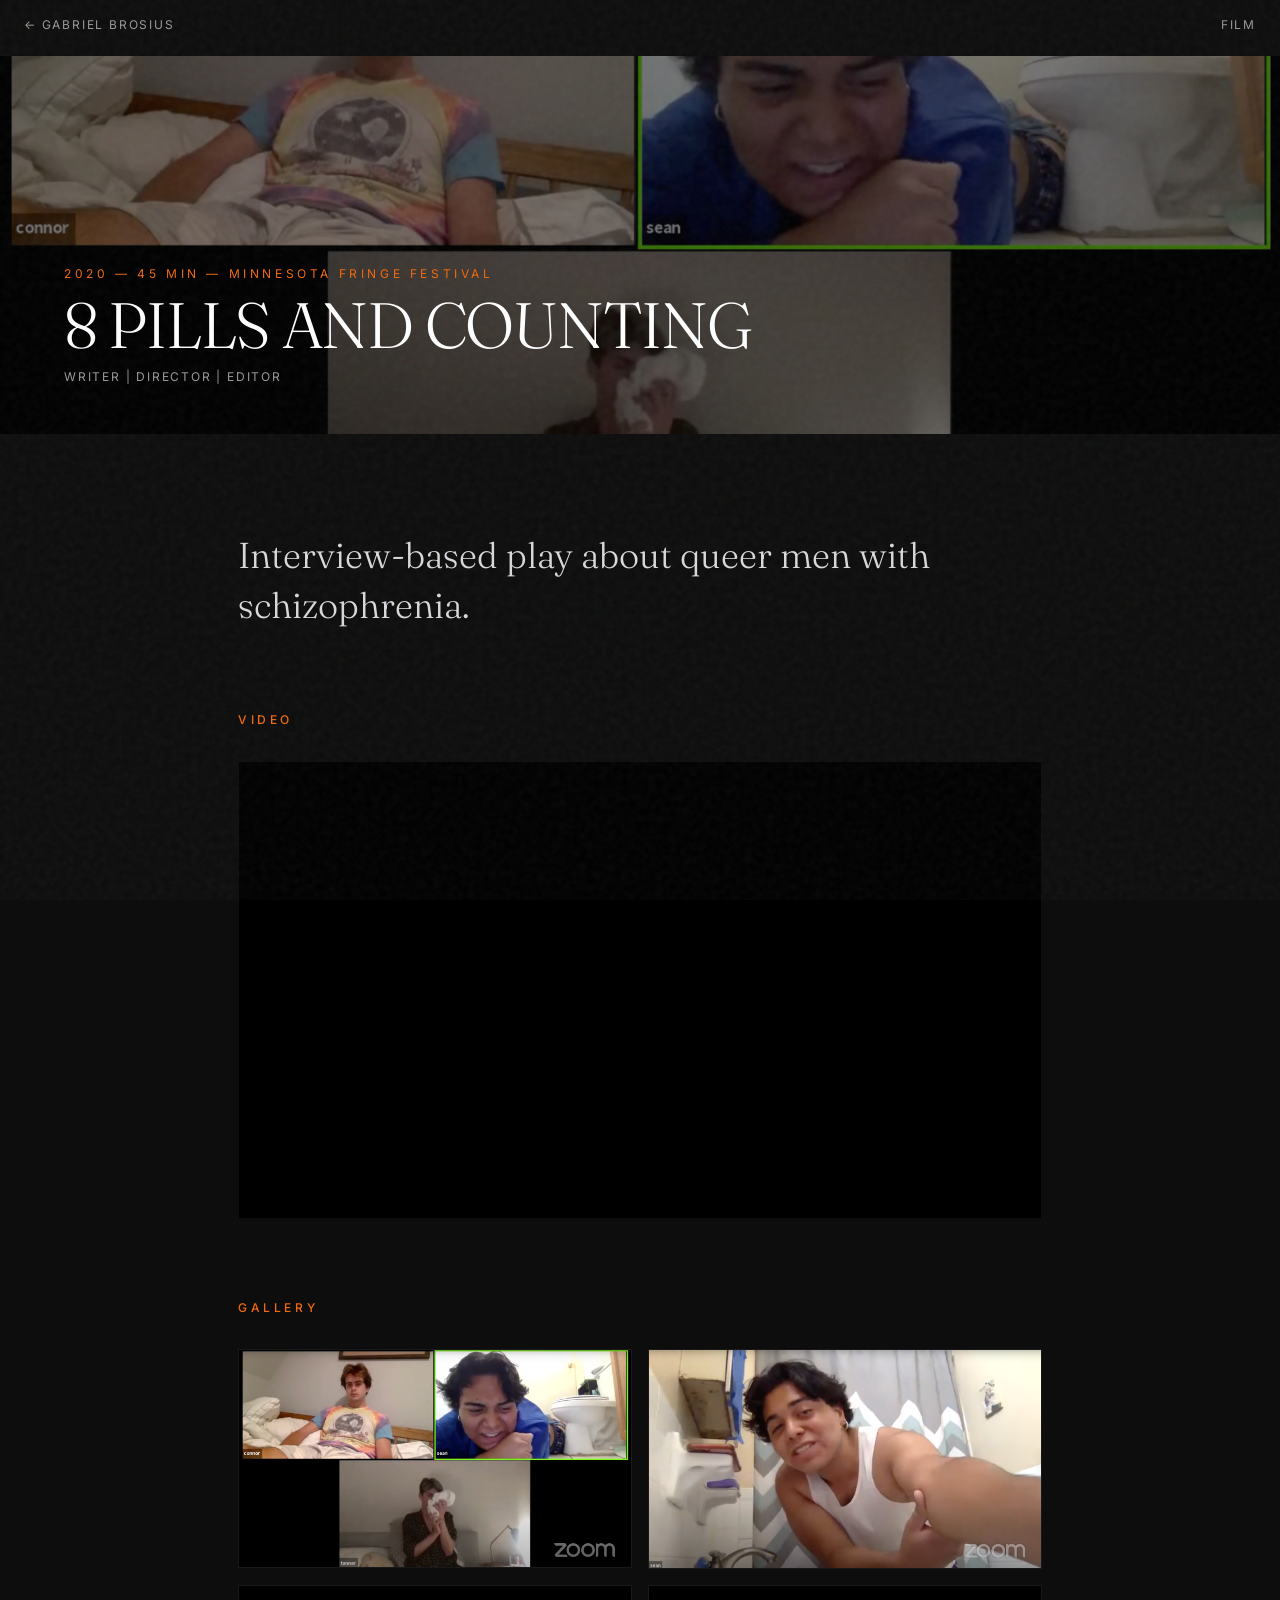
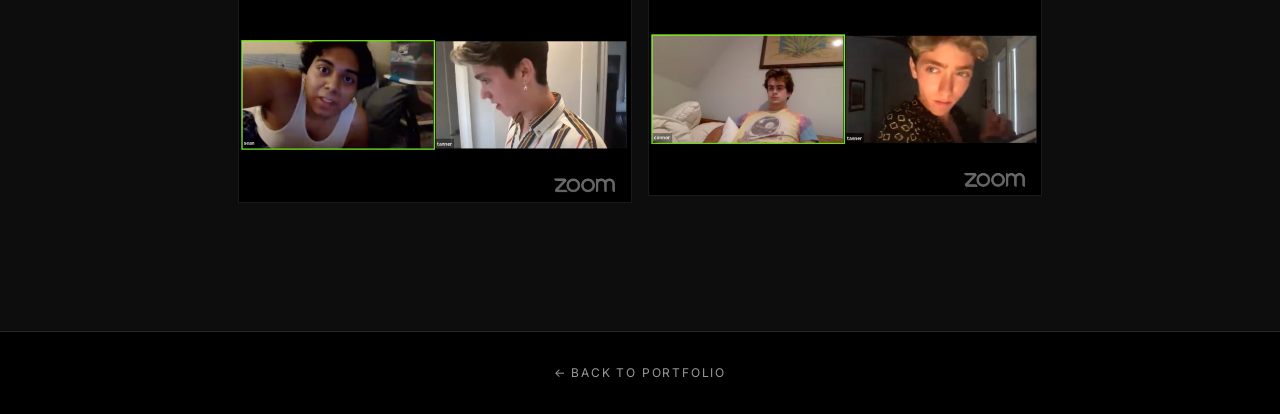
<file: project/8-pills-and-counting.html>
<!DOCTYPE html>
<html lang="en">
<head>
  <meta charset="UTF-8" />
  <meta name="viewport" content="width=device-width, initial-scale=1.0, maximum-scale=1" />
  <title>8 Pills and Counting — Gabriel Brosius</title>
  <meta name="description" content="Interview-based play about queer men with schizophrenia." />
  <meta name="robots" content="index, follow" />
  
  <link rel="icon" type="image/svg+xml" href="../favicon.svg" />
  <link rel="stylesheet" href="../css/styles.css" />
</head>
<body>
  <div class="film-grain"></div>

  <!-- Navigation Bar -->
  <nav class="fixed-nav scrolled">
    <div class="nav-container">
      <a href="../index.html" class="nav-back-link">&larr; Gabriel Brosius</a>
      <span class="nav-project-type">Film</span>
    </div>

    <!-- Sticky Project Title -->
    <div class="sticky-project-title">
      <div class="sticky-project-container">
        <h2 class="sticky-title-text">8 Pills and Counting</h2>
        <span class="sticky-subtitle-text">2020 — Writer | Director | Editor</span>
      </div>
    </div>
  </nav>

  <!-- Project Hero Banner -->
  <header class="project-hero">
    <div class="project-hero-overlay"></div>
    <img src="../images/8pills-1.png" alt="8 Pills and Counting Banner" />
    <div class="project-hero-content">
      <div class="project-hero-meta">2020 — 45 min — Minnesota Fringe Festival</div>
      <h1 class="project-hero-title">8 Pills and Counting</h1>
      <div class="project-hero-role">Writer | Director | Editor</div>
    </div>
  </header>

  <!-- Project Body -->
  <main class="project-body">
    <!-- Logline Section -->
    <section class="project-body-section reveal">
      <p class="project-large-logline">Interview-based play about queer men with schizophrenia.</p>
    </section>

    <!-- Video Section -->
    <section class="project-body-section reveal">
      <h2 class="section-label">Video</h2>
      <div class="project-video-wrapper">
        <iframe 
          src="https://www.youtube.com/embed/WOlJZSWM7D4" 
          title="8 Pills and Counting" 
          allow="accelerometer; autoplay; clipboard-write; encrypted-media; gyroscope; picture-in-picture" 
          allowfullscreen>
        </iframe>
      </div>
    </section>

    <!-- Gallery Section -->
    <section class="project-body-section reveal">
      <h2 class="section-label">Gallery</h2>
      <div class="project-gallery-grid">
        <img src="../images/8pills-1.png" alt="8 Pills and Counting still 1" class="gallery-image" />
        <img src="../images/8pills-2.png" alt="8 Pills and Counting still 2" class="gallery-image" />
        <img src="../images/8pills-3.png" alt="8 Pills and Counting still 3" class="gallery-image" />
        <img src="../images/8pills-4.png" alt="8 Pills and Counting still 4" class="gallery-image" />
      </div>
    </section>
  </main>

  <!-- Back Link Footer -->
  <footer class="back-to-portfolio-footer">
    <a href="../index.html"><span>&larr; Back to portfolio</span></a>
  </footer>

  <script src="../js/main.js"></script>
</body>
</html>
</file>
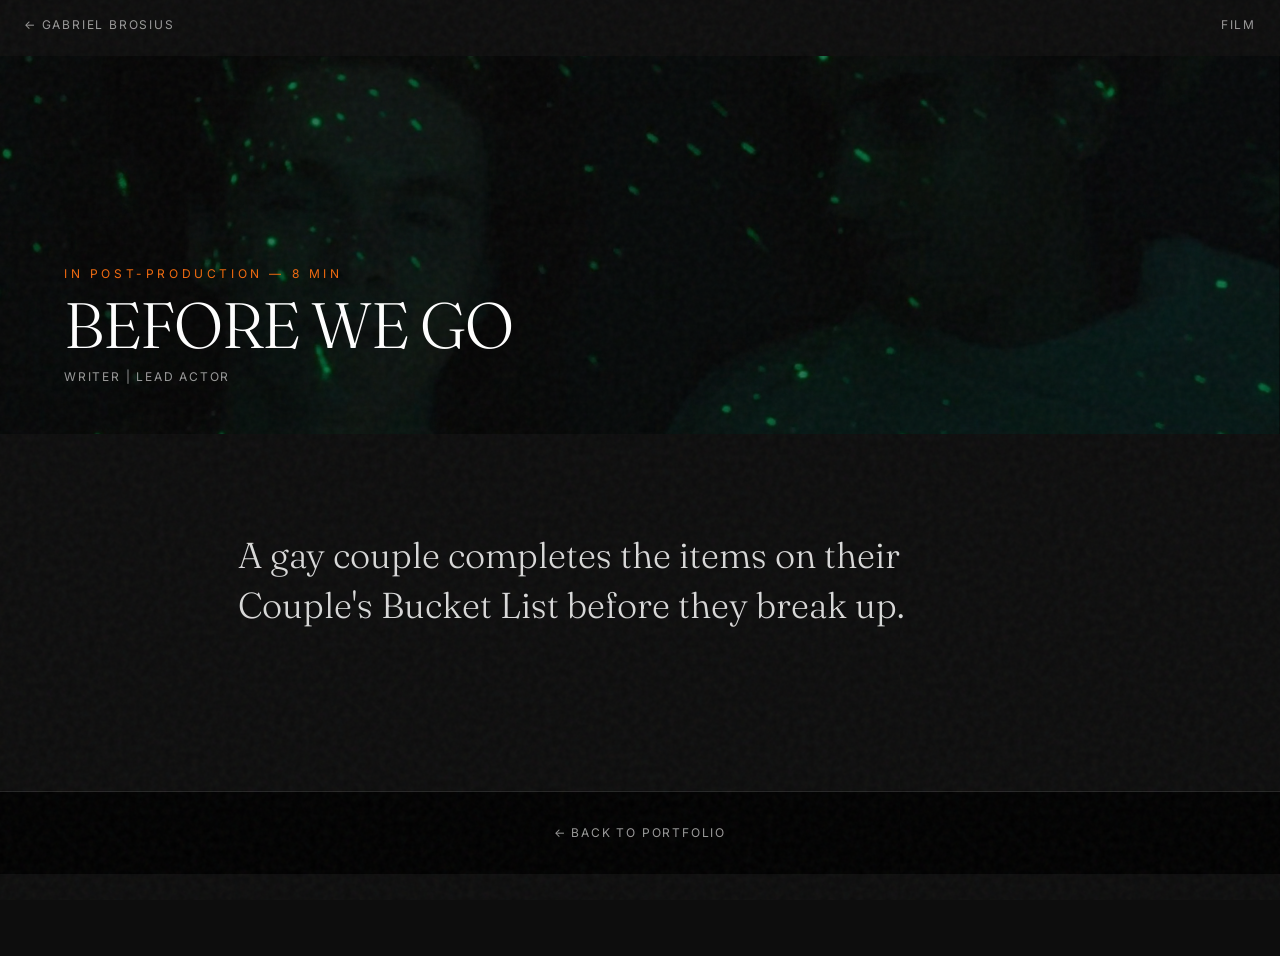
<file: project/before-we-go.html>
<!DOCTYPE html>
<html lang="en">
<head>
  <meta charset="UTF-8" />
  <meta name="viewport" content="width=device-width, initial-scale=1.0, maximum-scale=1" />
  <title>Before We Go — Gabriel Brosius</title>
  <meta name="description" content="A gay couple completes the items on their Couple's Bucket List before they break up." />
  <meta name="robots" content="index, follow" />
  
  <link rel="icon" type="image/svg+xml" href="../favicon.svg" />
  <link rel="stylesheet" href="../css/styles.css" />
</head>
<body>
  <div class="film-grain"></div>

  <!-- Navigation Bar -->
  <nav class="fixed-nav scrolled">
    <div class="nav-container">
      <a href="../index.html" class="nav-back-link">&larr; Gabriel Brosius</a>
      <span class="nav-project-type">Film</span>
    </div>

    <!-- Sticky Project Title -->
    <div class="sticky-project-title">
      <div class="sticky-project-container">
        <h2 class="sticky-title-text">Before We Go</h2>
        <span class="sticky-subtitle-text">In Post-Production — Writer | Lead Actor</span>
      </div>
    </div>
  </nav>

  <!-- Project Hero Banner -->
  <header class="project-hero">
    <div class="project-hero-overlay"></div>
    <img src="../images/before-we-go.jpg" alt="Before We Go Banner" />
    <div class="project-hero-content">
      <div class="project-hero-meta">In Post-Production — 8 min</div>
      <h1 class="project-hero-title">Before We Go</h1>
      <div class="project-hero-role">Writer | Lead Actor</div>
    </div>
  </header>

  <!-- Project Body -->
  <main class="project-body">
    <!-- Logline Section -->
    <section class="project-body-section reveal">
      <p class="project-large-logline">A gay couple completes the items on their Couple's Bucket List before they break up.</p>
    </section>
  </main>

  <!-- Back Link Footer -->
  <footer class="back-to-portfolio-footer">
    <a href="../index.html"><span>&larr; Back to portfolio</span></a>
  </footer>

  <script src="../js/main.js"></script>
</body>
</html>
</file>
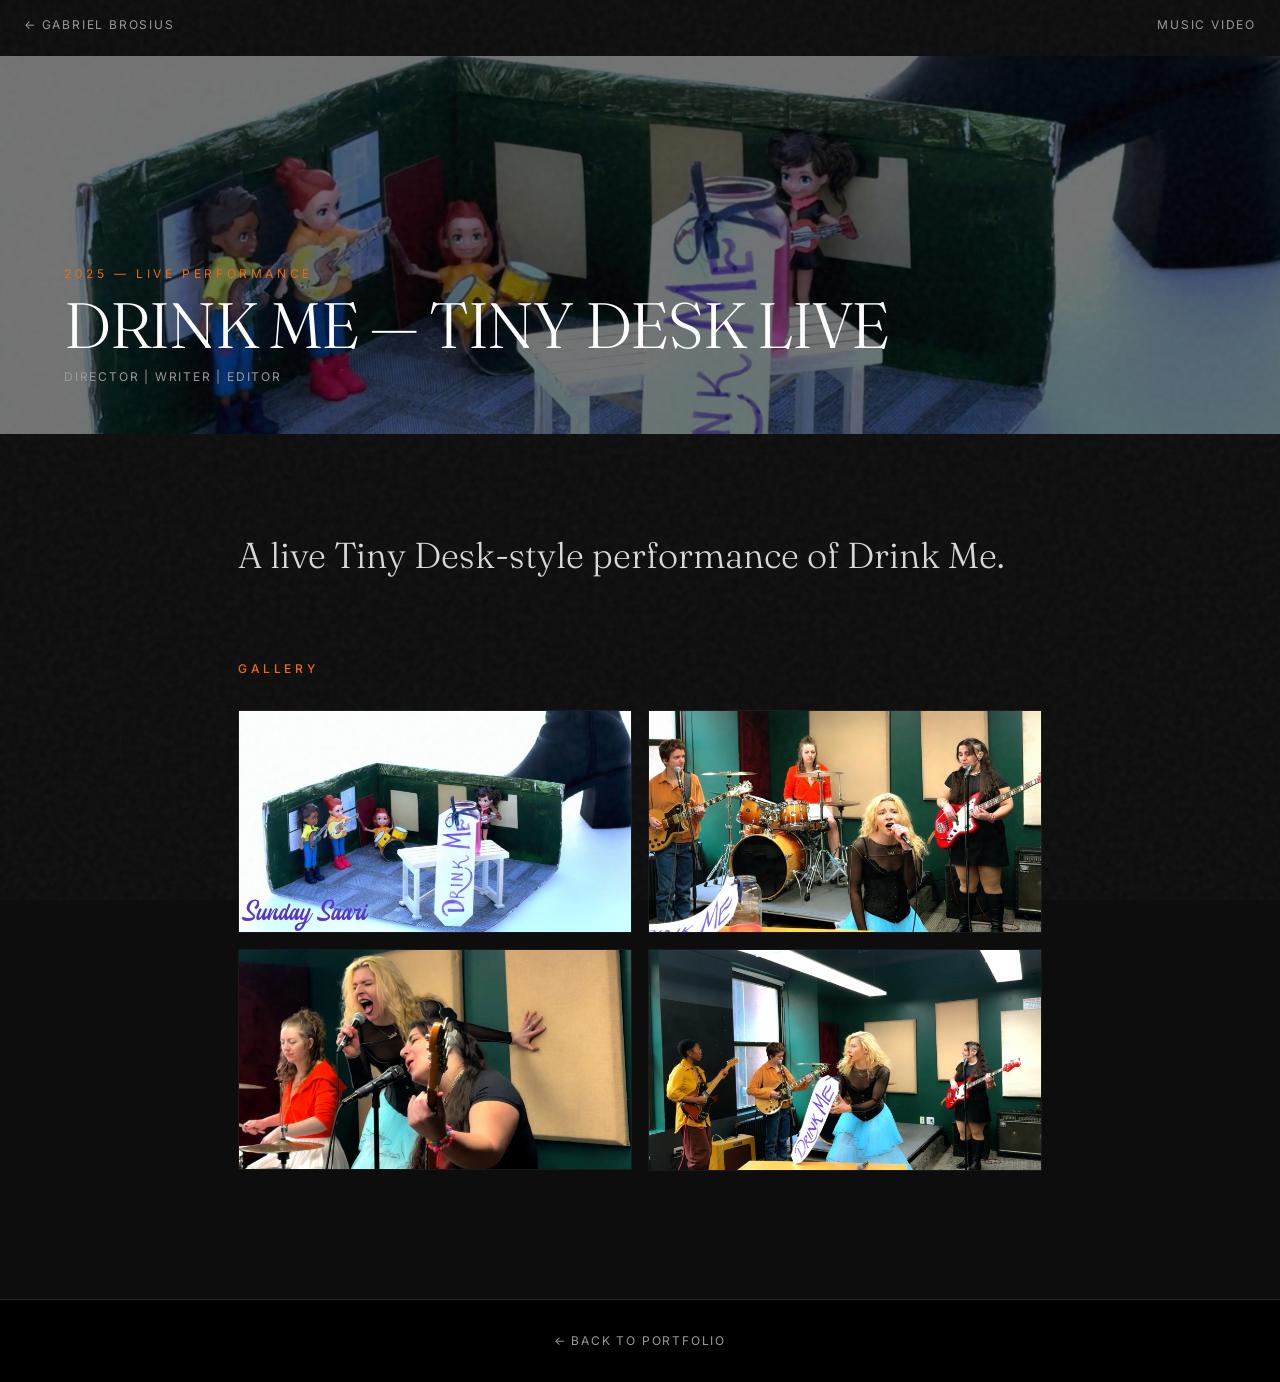
<file: project/drink-me-tiny-desk-live.html>
<!DOCTYPE html>
<html lang="en">
<head>
  <meta charset="UTF-8" />
  <meta name="viewport" content="width=device-width, initial-scale=1.0, maximum-scale=1" />
  <title>Drink Me — Tiny Desk Live — Gabriel Brosius</title>
  <meta name="description" content="A live Tiny Desk-style performance of Drink Me." />
  <meta name="robots" content="index, follow" />
  
  <link rel="icon" type="image/svg+xml" href="../favicon.svg" />
  <link rel="stylesheet" href="../css/styles.css" />
</head>
<body>
  <div class="film-grain"></div>

  <!-- Navigation Bar -->
  <nav class="fixed-nav scrolled">
    <div class="nav-container">
      <a href="../index.html" class="nav-back-link">&larr; Gabriel Brosius</a>
      <span class="nav-project-type">Music Video</span>
    </div>

    <!-- Sticky Project Title -->
    <div class="sticky-project-title">
      <div class="sticky-project-container">
        <h2 class="sticky-title-text">Drink Me — Tiny Desk Live</h2>
        <span class="sticky-subtitle-text">2025 — Director | Writer | Editor</span>
      </div>
    </div>
  </nav>

  <!-- Project Hero Banner — miniature set photo -->
  <header class="project-hero">
    <div class="project-hero-overlay"></div>
    <img src="../images/tinydeskk-hero.png" alt="Drink Me — Tiny Desk Live" />
    <div class="project-hero-content">
      <div class="project-hero-meta">2025 — Live Performance</div>
      <h1 class="project-hero-title">Drink Me — Tiny Desk Live</h1>
      <div class="project-hero-role">Director | Writer | Editor</div>
    </div>
  </header>

  <!-- Project Body -->
  <main class="project-body">
    <!-- Logline Section -->
    <section class="project-body-section reveal">
      <p class="project-large-logline">A live Tiny Desk-style performance of Drink Me.</p>
    </section>

    <!-- Gallery Section -->
    <section class="project-body-section reveal">
      <h2 class="section-label">Gallery</h2>
      <div class="project-gallery-grid">
        <img src="../images/tinydeskk-hero.png" alt="Drink Me Tiny Desk — miniature set" class="gallery-image" />
        <img src="../images/tinydesk-2.png" alt="Drink Me Tiny Desk — full band" class="gallery-image" />
        <img src="../images/tinydesk-3.png" alt="Drink Me Tiny Desk — performance" class="gallery-image" />
        <img src="../images/tinydesk-4.png" alt="Drink Me Tiny Desk — wide shot" class="gallery-image" />
      </div>
    </section>
  </main>

  <!-- Back Link Footer -->
  <footer class="back-to-portfolio-footer">
    <a href="../index.html"><span>&larr; Back to portfolio</span></a>
  </footer>

  <script src="../js/main.js"></script>
</body>
</html>
</file>
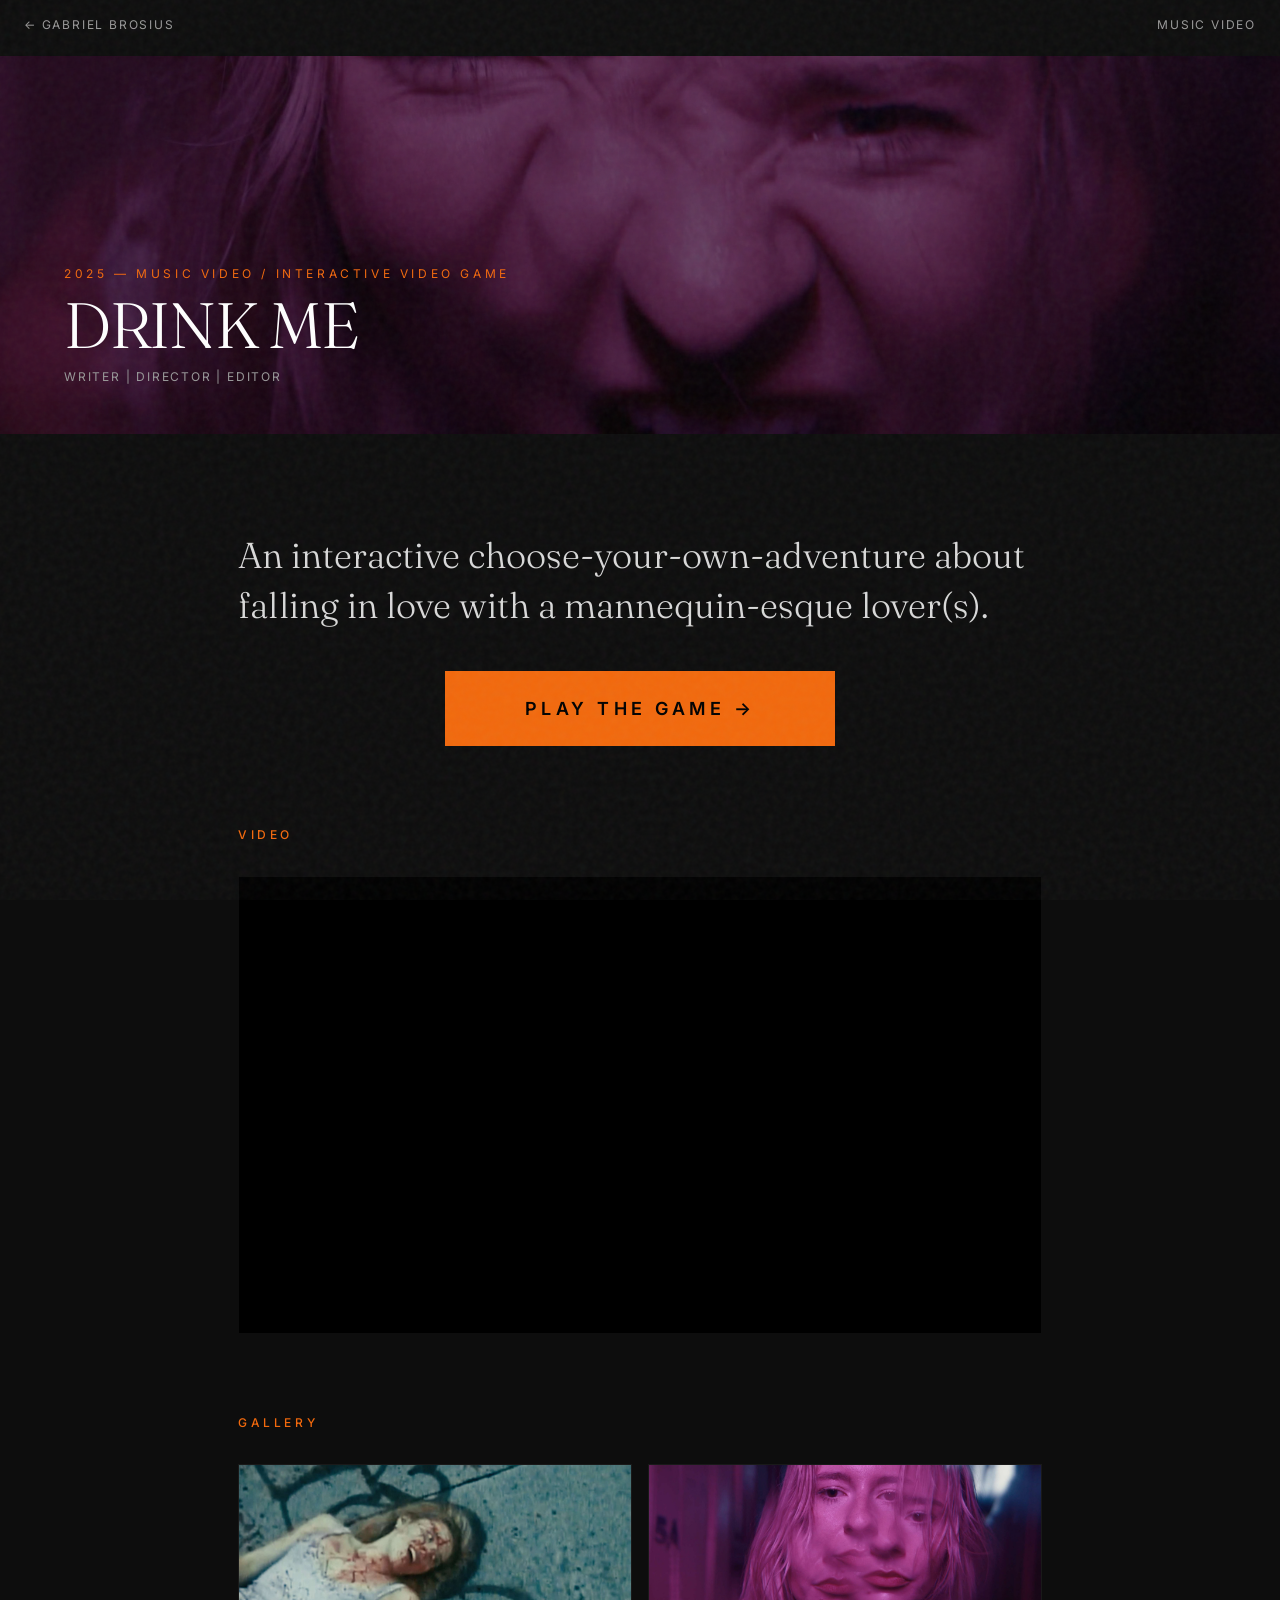
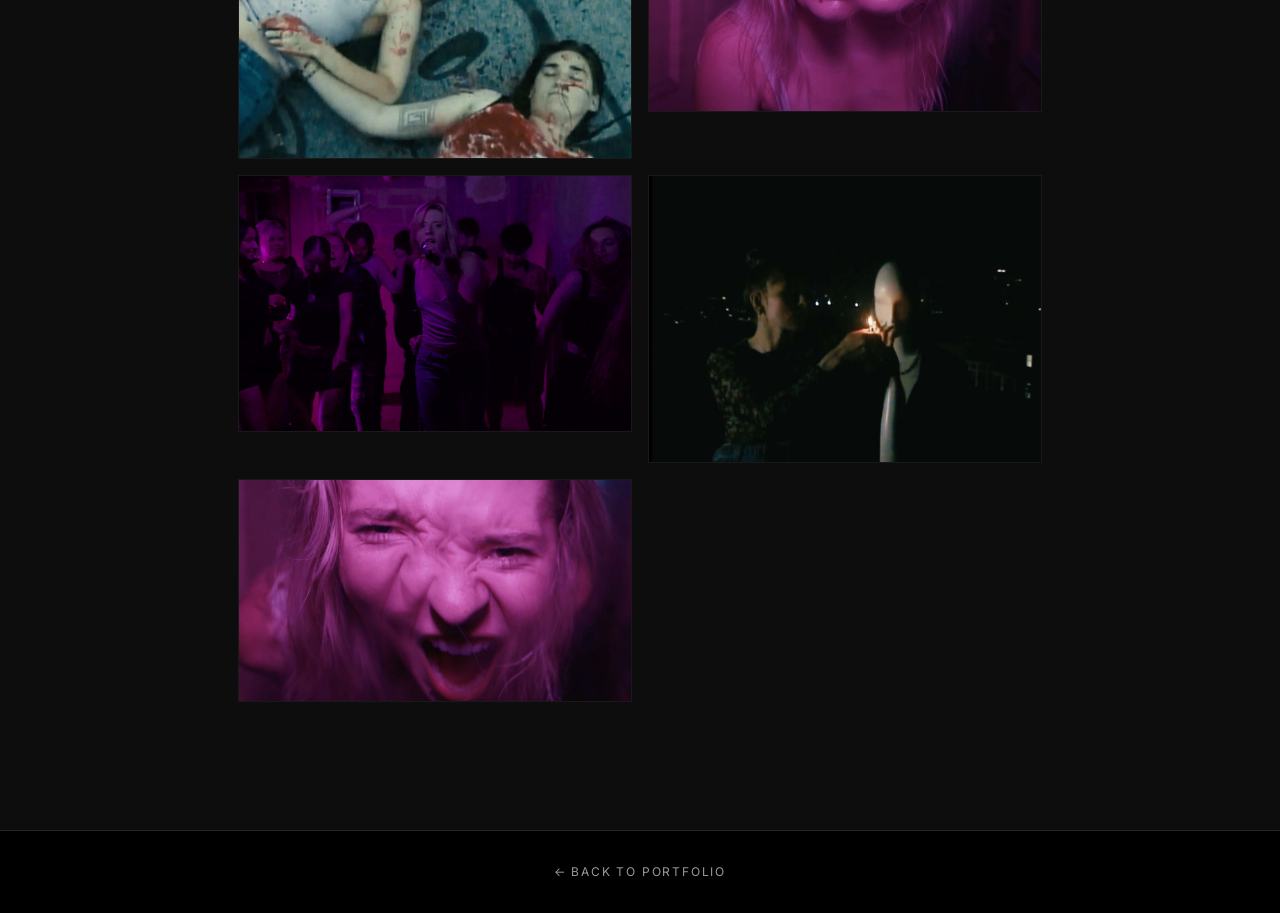
<file: project/drink-me.html>
<!DOCTYPE html>
<html lang="en">
<head>
  <meta charset="UTF-8" />
  <meta name="viewport" content="width=device-width, initial-scale=1.0, maximum-scale=1" />
  <title>Drink Me — Gabriel Brosius</title>
  <meta name="description" content="An interactive choose-your-own-adventure about falling in love with a mannequin-esque lover(s)." />
  <meta name="robots" content="index, follow" />
  
  <link rel="icon" type="image/svg+xml" href="../favicon.svg" />
  <link rel="stylesheet" href="../css/styles.css" />
</head>
<body>
  <div class="film-grain"></div>

  <!-- Navigation Bar -->
  <nav class="fixed-nav scrolled">
    <div class="nav-container">
      <a href="../index.html" class="nav-back-link">&larr; Gabriel Brosius</a>
      <span class="nav-project-type">Music Video</span>
    </div>

    <!-- Sticky Project Title -->
    <div class="sticky-project-title">
      <div class="sticky-project-container">
        <h2 class="sticky-title-text">Drink Me</h2>
        <span class="sticky-subtitle-text">2025 — Writer | Director | Editor</span>
      </div>
    </div>
  </nav>

  <!-- Project Hero Banner -->
  <header class="project-hero">
    <div class="project-hero-overlay"></div>
    <img src="../images/drink-me-pink.jpg" alt="Drink Me Banner" />
    <div class="project-hero-content">
      <div class="project-hero-meta">2025 — Music Video / Interactive Video Game</div>
      <h1 class="project-hero-title">Drink Me</h1>
      <div class="project-hero-role">Writer | Director | Editor</div>
    </div>
  </header>

  <!-- Project Body -->
  <main class="project-body">
    <!-- Logline Section -->
    <section class="project-body-section reveal">
      <p class="project-large-logline">An interactive choose-your-own-adventure about falling in love with a mannequin-esque lover(s).</p>
      <div class="play-btn-wrapper">
        <a href="https://sundaymanistosaari.itch.io/drink-me" target="_blank" rel="noopener noreferrer" class="btn-play-game">Play the Game &rarr;</a>
      </div>
    </section>

    <!-- Video Section -->
    <section class="project-body-section reveal">
      <h2 class="section-label">Video</h2>
      <div class="project-video-wrapper">
        <iframe 
          src="https://www.youtube.com/embed/MkDfEF2_liI" 
          title="Drink Me" 
          allow="accelerometer; autoplay; clipboard-write; encrypted-media; gyroscope; picture-in-picture" 
          allowfullscreen>
        </iframe>
      </div>
    </section>

    <!-- Gallery Section -->
    <section class="project-body-section reveal">
      <h2 class="section-label">Gallery</h2>
      <div class="project-gallery-grid">
        <img src="../images/drink-me-5.jpg" alt="Drink Me still 5" class="gallery-image" />
        <img src="../images/drink-me-1.jpg" alt="Drink Me still 1" class="gallery-image" />
        <img src="../images/drink-me-2.jpg" alt="Drink Me still 2" class="gallery-image" />
        <img src="../images/drink-me-3.jpg" alt="Drink Me still 3" class="gallery-image" />
        <img src="../images/drink-me-4.jpg" alt="Drink Me still 4" class="gallery-image" />
      </div>
    </section>
  </main>

  <!-- Back Link Footer -->
  <footer class="back-to-portfolio-footer">
    <a href="../index.html"><span>&larr; Back to portfolio</span></a>
  </footer>

  <script src="../js/main.js"></script>
</body>
</html>
</file>
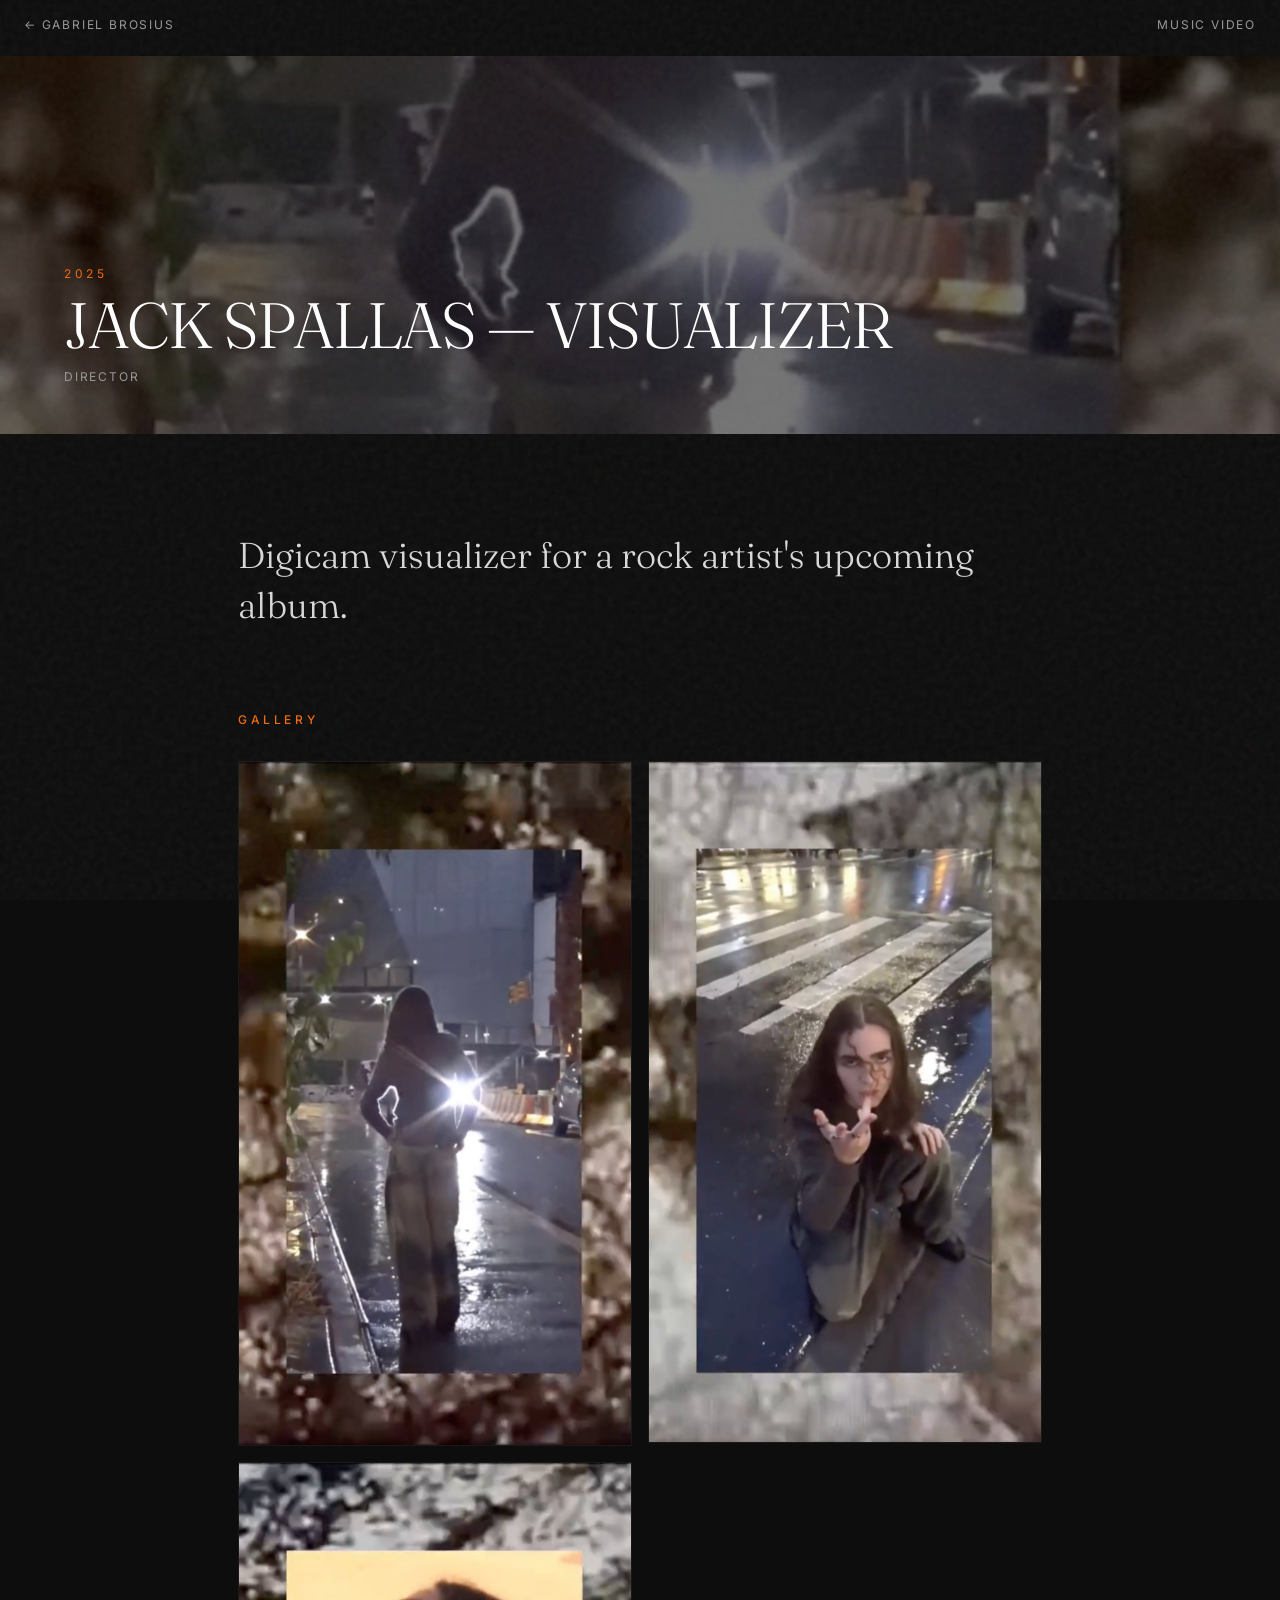
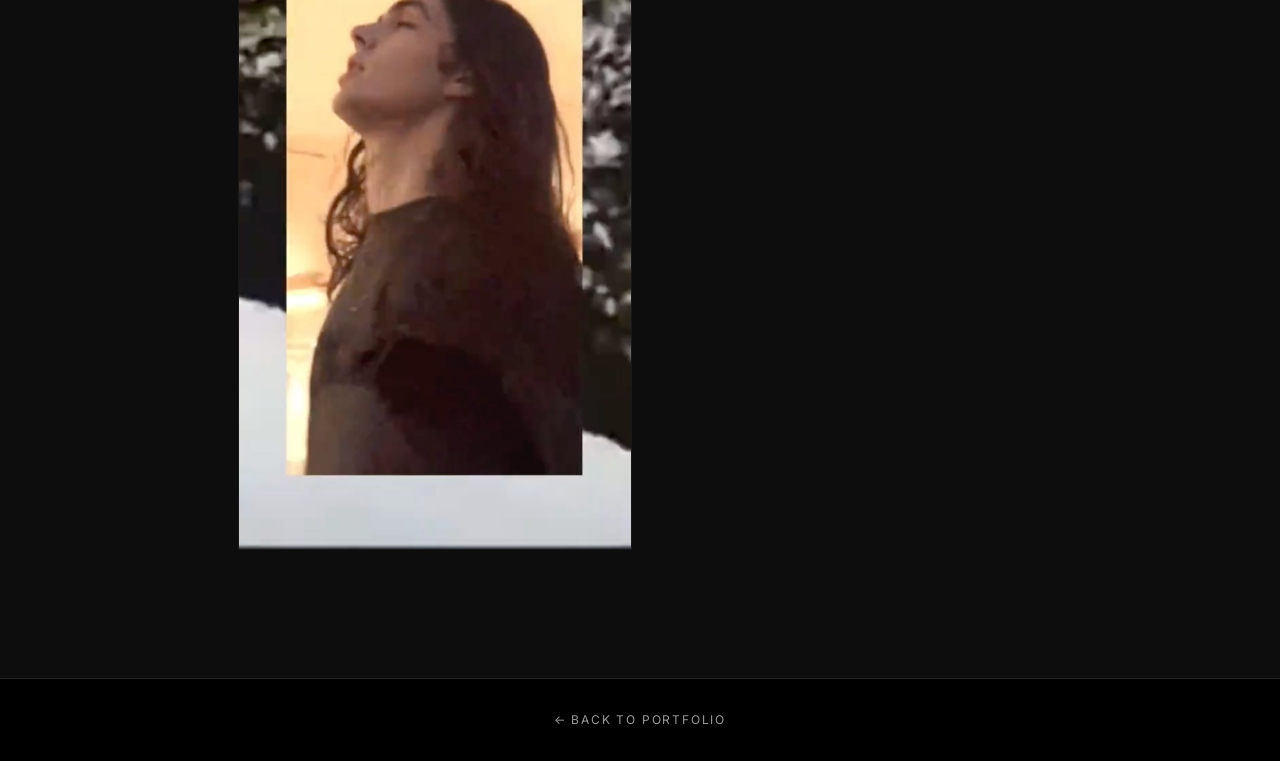
<file: project/spallas.html>
<!DOCTYPE html>
<html lang="en">
<head>
  <meta charset="UTF-8" />
  <meta name="viewport" content="width=device-width, initial-scale=1.0, maximum-scale=1" />
  <title>Jack Spallas — Visualizer — Gabriel Brosius</title>
  <meta name="description" content="Digicam visualizer for a rock artist's upcoming album." />
  <meta name="robots" content="index, follow" />
  
  <link rel="icon" type="image/svg+xml" href="../favicon.svg" />
  <link rel="stylesheet" href="../css/styles.css" />
</head>
<body>
  <div class="film-grain"></div>

  <nav class="fixed-nav scrolled">
    <div class="nav-container">
      <a href="../index.html" class="nav-back-link">&larr; Gabriel Brosius</a>
      <span class="nav-project-type">Music Video</span>
    </div>
    <div class="sticky-project-title">
      <div class="sticky-project-container">
        <h2 class="sticky-title-text">Jack Spallas — Visualizer</h2>
        <span class="sticky-subtitle-text">2025 — Director</span>
      </div>
    </div>
  </nav>

  <header class="project-hero">
    <div class="project-hero-overlay"></div>
    <img src="../images/spallas-hero.png" alt="Jack Spallas Visualizer" />
    <div class="project-hero-content">
      <div class="project-hero-meta">2025</div>
      <h1 class="project-hero-title">Jack Spallas — Visualizer</h1>
      <div class="project-hero-role">Director</div>
    </div>
  </header>

  <main class="project-body">
    <section class="project-body-section reveal">
      <p class="project-large-logline">Digicam visualizer for a rock artist's upcoming album.</p>
    </section>

    <section class="project-body-section reveal">
      <h2 class="section-label">Gallery</h2>
      <div class="project-gallery-grid">
        <img src="../images/spallas-hero.png" alt="Jack Spallas — still" class="gallery-image" />
        <img src="../images/spallas-2.png" alt="Jack Spallas — still" class="gallery-image" />
        <img src="../images/spallas-3.png" alt="Jack Spallas — still" class="gallery-image" />
      </div>
    </section>
  </main>

  <footer class="back-to-portfolio-footer">
    <a href="../index.html"><span>&larr; Back to portfolio</span></a>
  </footer>

  <script src="../js/main.js"></script>
</body>
</html>
</file>
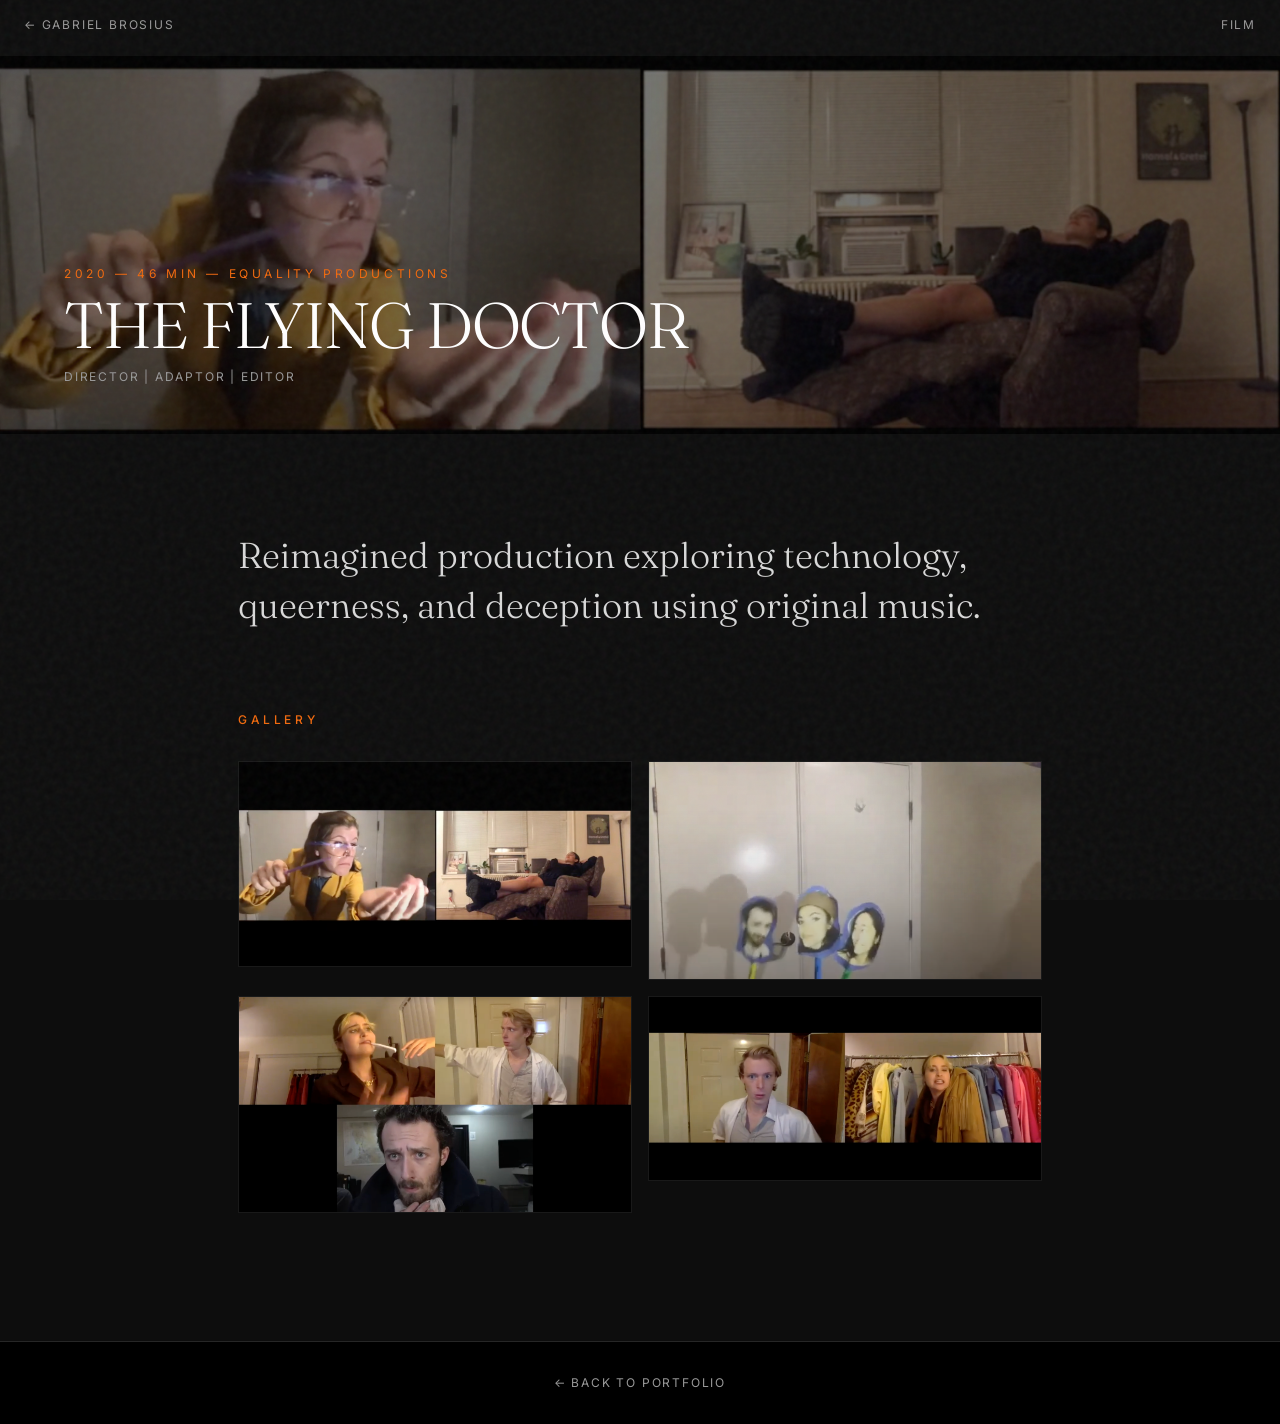
<file: project/the-flying-doctor.html>
<!DOCTYPE html>
<html lang="en">
<head>
  <meta charset="UTF-8" />
  <meta name="viewport" content="width=device-width, initial-scale=1.0, maximum-scale=1" />
  <title>The Flying Doctor — Gabriel Brosius</title>
  <meta name="description" content="Reimagined production exploring technology, queerness, and deception using original music." />
  <meta name="robots" content="index, follow" />
  
  <link rel="icon" type="image/svg+xml" href="../favicon.svg" />
  <link rel="stylesheet" href="../css/styles.css" />
</head>
<body>
  <div class="film-grain"></div>

  <!-- Navigation Bar -->
  <nav class="fixed-nav scrolled">
    <div class="nav-container">
      <a href="../index.html" class="nav-back-link">&larr; Gabriel Brosius</a>
      <span class="nav-project-type">Film</span>
    </div>

    <!-- Sticky Project Title -->
    <div class="sticky-project-title">
      <div class="sticky-project-container">
        <h2 class="sticky-title-text">The Flying Doctor</h2>
        <span class="sticky-subtitle-text">2020 — Director | Adaptor | Editor</span>
      </div>
    </div>
  </nav>

  <!-- Project Hero Banner -->
  <header class="project-hero">
    <div class="project-hero-overlay"></div>
    <img src="../images/flying-doctor-1.png" alt="The Flying Doctor Banner" />
    <div class="project-hero-content">
      <div class="project-hero-meta">2020 — 46 min — Equality Productions</div>
      <h1 class="project-hero-title">The Flying Doctor</h1>
      <div class="project-hero-role">Director | Adaptor | Editor</div>
    </div>
  </header>

  <!-- Project Body -->
  <main class="project-body">
    <!-- Logline Section -->
    <section class="project-body-section reveal">
      <p class="project-large-logline">Reimagined production exploring technology, queerness, and deception using original music.</p>
    </section>

    <!-- Gallery Section -->
    <section class="project-body-section reveal">
      <h2 class="section-label">Gallery</h2>
      <div class="project-gallery-grid">
        <img src="../images/flying-doctor-1.png" alt="The Flying Doctor still 1" class="gallery-image" />
        <img src="../images/flying-doctor-2.png" alt="The Flying Doctor still 2" class="gallery-image" />
        <img src="../images/flying-doctor-3.png" alt="The Flying Doctor still 3" class="gallery-image" />
        <img src="../images/flying-doctor-4.png" alt="The Flying Doctor still 4" class="gallery-image" />
      </div>
    </section>
  </main>

  <!-- Back Link Footer -->
  <footer class="back-to-portfolio-footer">
    <a href="../index.html"><span>&larr; Back to portfolio</span></a>
  </footer>

  <script src="../js/main.js"></script>
</body>
</html>
</file>
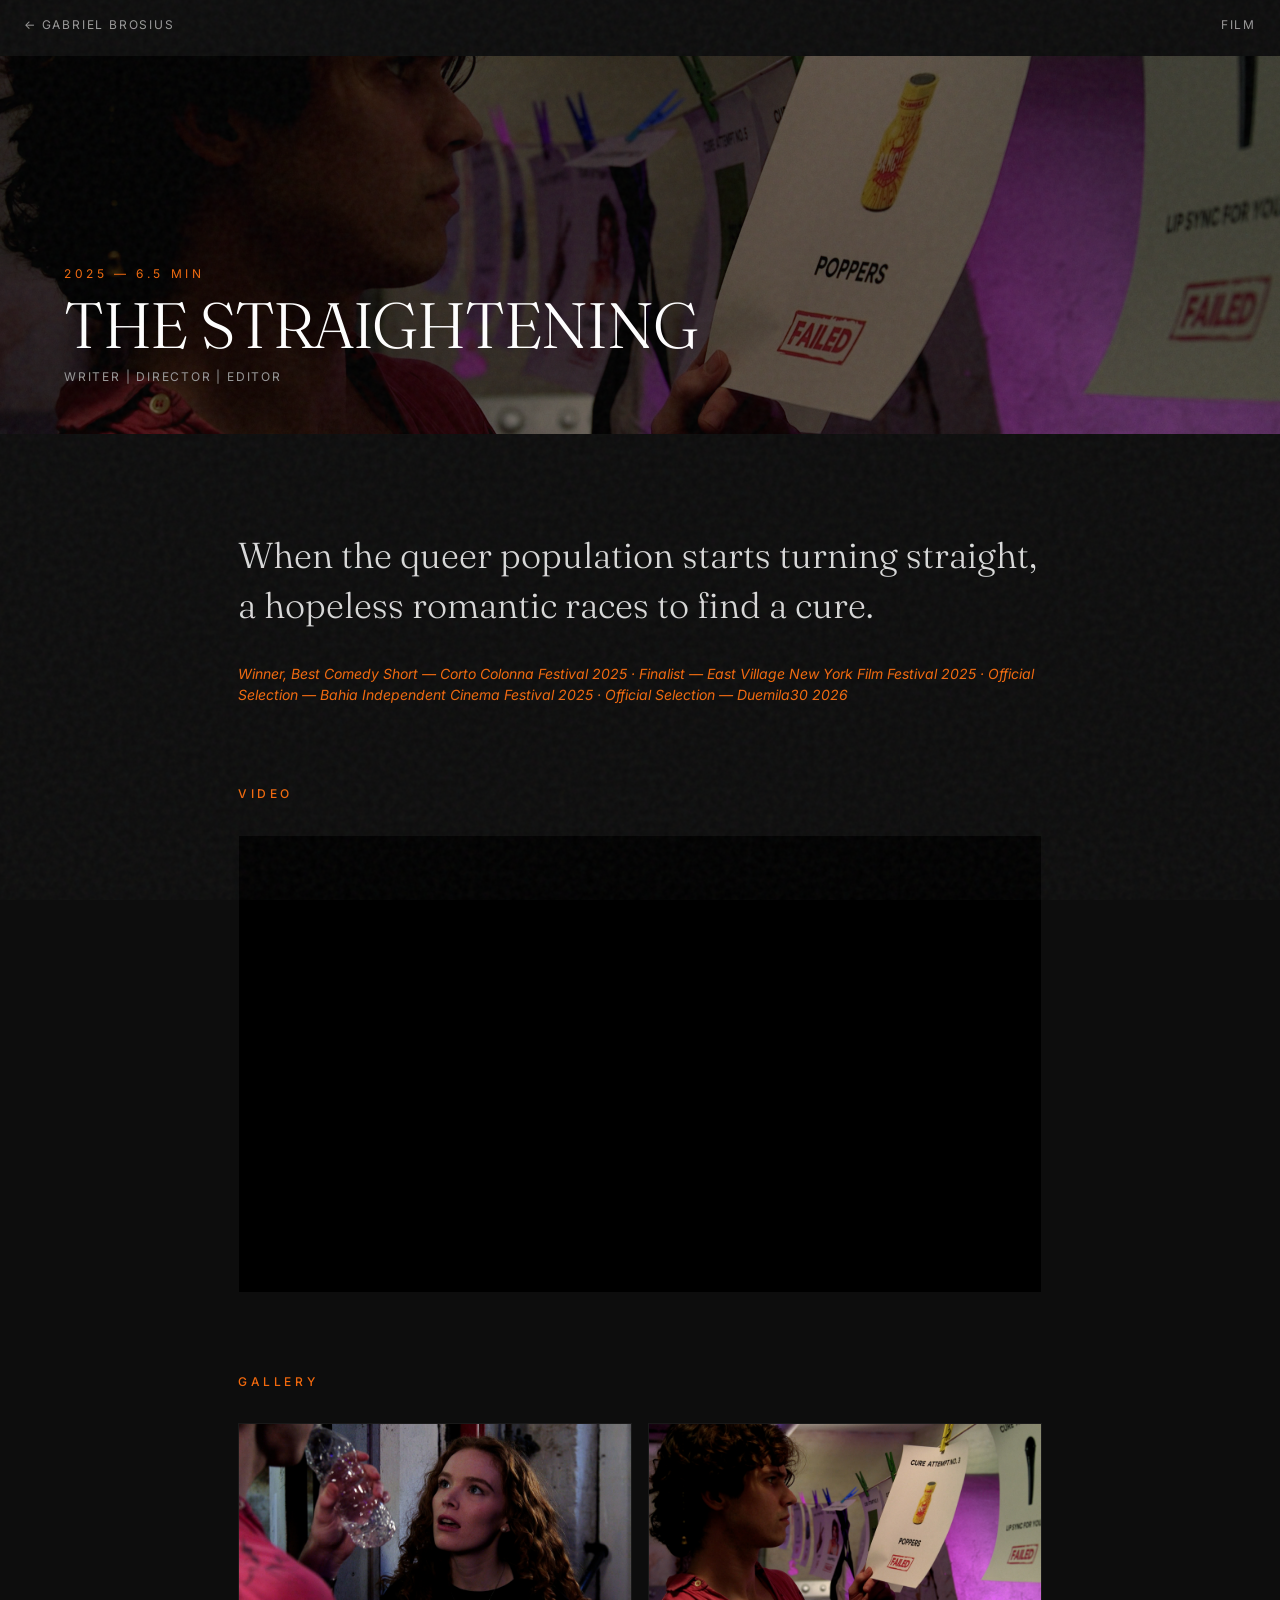
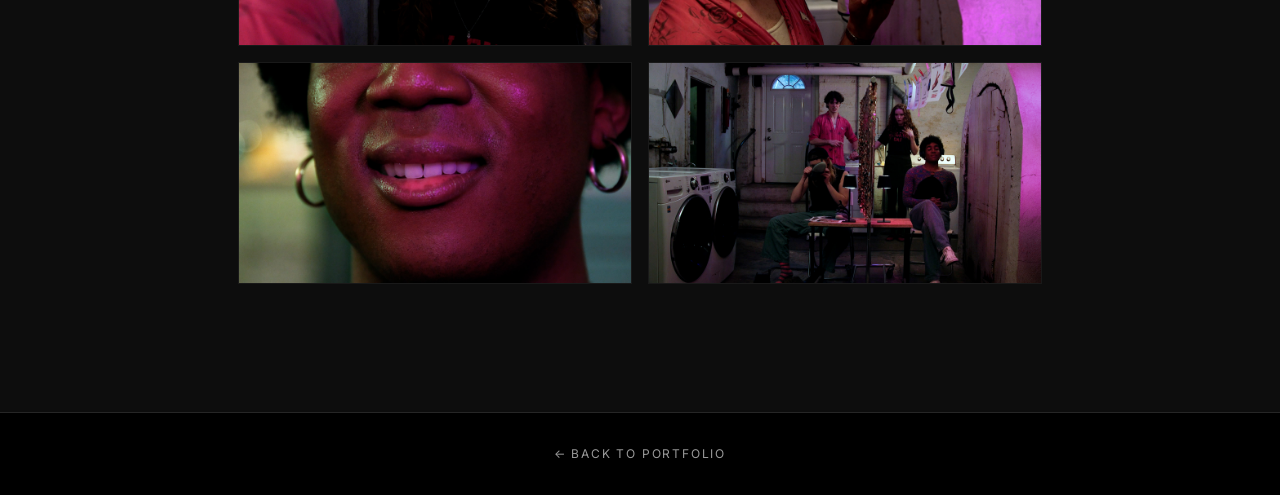
<file: project/the-straightening.html>
<!DOCTYPE html>
<html lang="en">
<head>
  <meta charset="UTF-8" />
  <meta name="viewport" content="width=device-width, initial-scale=1.0, maximum-scale=1" />
  <title>The Straightening — Gabriel Brosius</title>
  <meta name="description" content="When the queer population starts turning straight, a hopeless romantic races to find a cure." />
  <meta name="robots" content="index, follow" />
  
  <link rel="icon" type="image/svg+xml" href="../favicon.svg" />
  <link rel="stylesheet" href="../css/styles.css" />
</head>
<body>
  <div class="film-grain"></div>

  <!-- Navigation Bar -->
  <nav class="fixed-nav scrolled">
    <div class="nav-container">
      <a href="../index.html" class="nav-back-link">&larr; Gabriel Brosius</a>
      <span class="nav-project-type">Film</span>
    </div>

    <!-- Sticky Project Title (Slides in on scroll) -->
    <div class="sticky-project-title">
      <div class="sticky-project-container">
        <h2 class="sticky-title-text">The Straightening</h2>
        <span class="sticky-subtitle-text">2025 — Writer | Director | Editor</span>
      </div>
    </div>
  </nav>

  <!-- Project Hero Banner — Poster image -->
  <header class="project-hero">
    <div class="project-hero-overlay"></div>
    <img src="../images/straightening-hero.jpg" alt="The Straightening" />
    <div class="project-hero-content">
      <div class="project-hero-meta">2025 — 6.5 min</div>
      <h1 class="project-hero-title">The Straightening</h1>
      <div class="project-hero-role">Writer | Director | Editor</div>
    </div>
  </header>

  <!-- Project Body -->
  <main class="project-body">
    <!-- Logline Section -->
    <section class="project-body-section reveal">
      <p class="project-large-logline">When the queer population starts turning straight, a hopeless romantic races to find a cure.</p>
      <p class="project-large-note">Winner, Best Comedy Short — Corto Colonna Festival 2025 · Finalist — East Village New York Film Festival 2025 · Official Selection — Bahia Independent Cinema Festival 2025 · Official Selection — Duemila30 2026</p>
    </section>

    <!-- Video Embed Section -->
    <section class="project-body-section reveal">
      <h2 class="section-label">Video</h2>
      <div class="project-video-wrapper">
        <iframe 
          src="https://www.youtube.com/embed/P_PCT1A9BCI" 
          title="The Straightening" 
          allow="accelerometer; autoplay; clipboard-write; encrypted-media; gyroscope; picture-in-picture" 
          allowfullscreen>
        </iframe>
      </div>
    </section>

    <!-- Gallery Section -->
    <section class="project-body-section reveal">
      <h2 class="section-label">Gallery</h2>
      <div class="project-gallery-grid">
        <img src="../images/straightening-annoyed-ella.jpg" alt="The Straightening — still" class="gallery-image" />
        <img src="../images/straightening-failed-poppers.jpg" alt="The Straightening — still" class="gallery-image" />
        <img src="../images/straightening-kyle-close.jpg" alt="The Straightening — still" class="gallery-image" />
        <img src="../images/straightening-renaissance.jpg" alt="The Straightening — still" class="gallery-image" />
      </div>
    </section>
  </main>

  <!-- Back Link Footer -->
  <footer class="back-to-portfolio-footer">
    <a href="../index.html"><span>&larr; Back to portfolio</span></a>
  </footer>

  <script src="../js/main.js"></script>
</body>
</html>
</file>
<file: css/styles.css>
/* ==========================================================================
   GABRIEL BROSIUS PORTFOLIO - CORE STYLES
   ========================================================================== */

/* Typography & Google Fonts */
@import url('https://fonts.googleapis.com/css2?family=Fraunces:opsz,wght@9..144,300;9..144,400;9..144,700&family=Inter:wght@300;400;500;600;700&display=swap');

/* Color Variables & Theme Tokens */
:root {
  --background: hsl(0, 0%, 5%);     /* Deep cinematic dark: #0d0d0d */
  --foreground: hsl(0, 0%, 90%);    /* Soft white: #e5e5e5 */
  --border: hsl(0, 0%, 15%);        /* Dark grey borders: #262626 */
  --input: hsl(0, 0%, 15%);
  --ring: hsl(24, 90%, 50%);        /* Vibrant orange accent: #f97316 */
  
  --card: hsl(0, 0%, 7%);
  --card-foreground: hsl(0, 0%, 90%);
  --card-border: hsl(0, 0%, 15%);
  
  --primary: hsl(24, 90%, 50%);     /* Orange: #f97316 */
  --primary-hover: hsl(24, 95%, 45%);
  --primary-foreground: hsl(0, 0%, 100%);
  
  --muted: hsl(0, 0%, 15%);
  --muted-foreground: hsl(0, 0%, 60%);
  
  --font-sans: 'Inter', -apple-system, BlinkMacSystemFont, "Segoe UI", Roboto, sans-serif;
  --font-serif: 'Fraunces', Georgia, serif;
}

/* Reset & Base Styles */
* {
  box-sizing: border-box;
  margin: 0;
  padding: 0;
}

html {
  scroll-behavior: smooth;
  background-color: var(--background);
  color: var(--foreground);
  font-family: var(--font-sans);
  font-size: 16px;
  -webkit-text-size-adjust: 100%;
}

body {
  overflow-x: hidden;
  background-color: var(--background);
  color: var(--foreground);
  min-height: 100vh;
  line-height: 1.5;
  -webkit-font-smoothing: antialiased;
}

/* Custom Scrollbar */
::-webkit-scrollbar {
  width: 8px;
}
::-webkit-scrollbar-track {
  background: var(--background);
}
::-webkit-scrollbar-thumb {
  background: var(--border);
  border-radius: 4px;
}
::-webkit-scrollbar-thumb:hover {
  background: var(--muted-foreground);
}

/* Text Selection */
::selection {
  background-color: var(--primary);
  color: white;
}

/* Global Typography */
h1, h2, h3, h4, h5, h6 {
  font-family: var(--font-serif);
  font-weight: 300;
  letter-spacing: -0.02em;
}

p {
  color: var(--muted-foreground);
}

a {
  color: inherit;
  text-decoration: none;
  transition: color 0.3s ease;
}

/* Base Layout Helpers */
.relative { position: relative; }
.w-full { width: 100%; }
.h-screen { height: 100vh; }
.overflow-hidden { overflow: hidden; }

/* Film Grain Overlay */
.film-grain {
  position: fixed;
  top: 0;
  left: 0;
  width: 100vw;
  height: 100vh;
  pointer-events: none;
  z-index: 9999;
  opacity: 0.05;
  background-image: url("data:image/svg+xml,%3Csvg viewBox='0 0 200 200' xmlns='http://www.w3.org/2000/svg'%3E%3Cfilter id='noiseFilter'%3E%3CfeTurbulence type='fractalNoise' baseFrequency='0.65' numOctaves='3' stitchTiles='stitch'/%3E%3C/filter%3E%3Crect width='100%25' height='100%25' filter='url(%23noiseFilter)'/%3E%3C/svg%3E");
}

/* Navbar */
nav.fixed-nav {
  position: fixed;
  top: 0;
  left: 0;
  width: 100%;
  z-index: 1000;
  transition: all 0.5s cubic-bezier(0.16, 1, 0.3, 1);
  border-bottom: 1px solid transparent;
}

nav.fixed-nav.scrolled {
  background-color: rgba(0, 0, 0, 0.9);
  backdrop-filter: blur(8px);
  -webkit-backdrop-filter: blur(8px);
  border-bottom: 1px solid rgba(255, 255, 255, 0.05);
}

.nav-container {
  max-width: 1600px;
  margin: 0 auto;
  padding: 1rem 1.5rem;
  display: flex;
  align-items: center;
  justify-content: space-between;
}

.logo-link {
  font-family: var(--font-serif);
  font-size: 1rem;
  letter-spacing: 0.15em;
  text-transform: uppercase;
  color: white;
}

.nav-links {
  display: none;
  align-items: center;
  gap: 1.75rem;
}

@media (min-width: 1024px) {
  .nav-links {
    display: flex;
  }
}

.nav-link {
  position: relative;
  font-size: 0.75rem;
  font-weight: 400;
  font-family: var(--font-sans);
  text-transform: uppercase;
  letter-spacing: 0.15em;
  color: var(--muted-foreground);
  padding-bottom: 0.25rem;
  transition: color 0.3s ease;
}

.nav-link:hover, .nav-link.active {
  color: white;
}

.nav-link.active::after {
  content: '';
  position: absolute;
  bottom: 0;
  left: 0;
  width: 100%;
  height: 1px;
  background-color: var(--primary);
}

/* Hamburger Menu button */
.menu-toggle {
  background: none;
  border: none;
  cursor: pointer;
  display: flex;
  flex-direction: column;
  gap: 5px;
  padding: 0.5rem;
  z-index: 1001;
}

@media (min-width: 1024px) {
  .menu-toggle {
    display: none;
  }
}

.menu-toggle span {
  display: block;
  width: 24px;
  height: 1px;
  background-color: white;
  transition: all 0.3s cubic-bezier(0.16, 1, 0.3, 1);
}

.menu-toggle.open span:nth-child(1) {
  transform: translateY(6px) rotate(45deg);
}

.menu-toggle.open span:nth-child(2) {
  opacity: 0;
}

.menu-toggle.open span:nth-child(3) {
  transform: translateY(-6px) rotate(-45deg);
}

/* Mobile Dropdown Menu */
.mobile-nav {
  display: block;
  max-height: 0;
  opacity: 0;
  overflow: hidden;
  transition: max-height 0.4s cubic-bezier(0.16, 1, 0.3, 1), opacity 0.3s ease;
  border-top: 1px solid rgba(255, 255, 255, 0.05);
  background-color: rgba(0, 0, 0, 0.95);
}

.mobile-nav.open {
  max-height: 500px;
  opacity: 1;
}

.mobile-nav-container {
  display: flex;
  flex-direction: column;
  padding: 1rem 1.5rem;
}

.mobile-nav-link {
  padding: 0.75rem 0;
  font-size: 0.875rem;
  font-family: var(--font-sans);
  text-transform: uppercase;
  letter-spacing: 0.15em;
  color: var(--muted-foreground);
  border-bottom: 1px solid rgba(255, 255, 255, 0.05);
  display: flex;
  align-items: center;
}

.mobile-nav-link:last-child {
  border-bottom: none;
}

.mobile-nav-link.active {
  color: white;
}

.mobile-nav-link.active::before {
  content: '';
  display: inline-block;
  width: 6px;
  height: 6px;
  border-radius: 50%;
  background-color: var(--primary);
  margin-right: 0.5rem;
}

/* Hero Section */
.hero {
  position: relative;
  height: 100vh;
  width: 100%;
  display: flex;
  align-items: center;
  justify-content: center;
  overflow: hidden;
}

.hero-bg {
  position: absolute;
  inset: 0;
  z-index: 0;
}

.hero-overlay {
  position: absolute;
  inset: 0;
  background-color: rgba(0, 0, 0, 0.6);
  z-index: 1;
}

.hero-bg img {
  width: 100%;
  height: 100%;
  object-fit: cover;
  object-position: center 30%;
  transform: scale(1.12);
}

.hero-content {
  position: relative;
  z-index: 10;
  text-align: center;
  padding: 0 1rem;
  max-width: 1000px;
  margin-top: 5rem;
}

.hero-title {
  font-size: clamp(3.5rem, 8vw, 8rem);
  text-transform: uppercase;
  letter-spacing: -0.03em;
  line-height: 0.9;
  margin-bottom: 1.5rem;
  color: white;
}

.hero-subtitle {
  font-family: var(--font-sans);
  font-size: clamp(0.875rem, 2vw, 1.25rem);
  letter-spacing: 0.25em;
  text-transform: uppercase;
  color: hsl(0, 0%, 80%);
}

.hero-scroll {
  position: absolute;
  bottom: 2.5rem;
  left: 50%;
  transform: translateX(-50%);
  z-index: 10;
  font-size: 0.75rem;
  letter-spacing: 0.15em;
  text-transform: uppercase;
  color: var(--muted-foreground);
  opacity: 0.8;
}

/* Bio Section */
.bio-section {
  padding: 6rem 1.5rem;
  background-color: var(--background);
  position: relative;
  z-index: 20;
}

.container-narrow {
  max-width: 900px;
  margin: 0 auto;
}

.section-label {
  font-size: 0.75rem;
  font-family: var(--font-sans);
  letter-spacing: 0.3em;
  text-transform: uppercase;
  color: var(--primary);
  margin-bottom: 2rem;
  font-weight: 500;
}

.bio-text {
  font-family: var(--font-serif);
  font-size: clamp(1.375rem, 3.5vw, 3rem);
  line-height: 1.3;
  color: hsl(0, 0%, 85%);
  font-weight: 300;
}

.bio-text p {
  color: hsl(0, 0%, 85%);
  margin-bottom: 2rem;
}

.bio-location {
  color: var(--muted-foreground) !important;
}

/* Grid Layouts for Projects */
.projects-section {
  padding: 6rem 1.5rem;
  background-color: black;
  position: relative;
  z-index: 20;
}

.projects-section.alt-bg {
  background-color: var(--background);
}

.container-wide {
  max-width: 1400px;
  margin: 0 auto;
}

.project-list {
  display: flex;
  flex-direction: column;
  gap: 5rem;
}

@media (min-width: 1024px) {
  .project-list {
    gap: 7rem;
  }
}

.project-card {
  display: flex;
  flex-direction: column;
  gap: 2rem;
}

@media (min-width: 768px) {
  .project-card {
    flex-direction: row;
    align-items: center;
    gap: 4rem;
  }
  .project-card.reverse {
    flex-direction: row-reverse;
  }
}

@media (min-width: 1024px) {
  .project-card {
    gap: 6rem;
  }
}

.project-image-wrapper {
  width: 100%;
}

@media (min-width: 768px) {
  .project-image-wrapper {
    width: 60%;
  }
}

.project-image-link {
  display: block;
  width: 100%;
  overflow: hidden;
  position: relative;
  cursor: pointer;
}

.project-image {
  width: 100%;
  height: auto;
  display: block;
  object-fit: cover;
  filter: grayscale(20%);
  transition: transform 0.6s cubic-bezier(0.16, 1, 0.3, 1), filter 0.6s ease;
}

.project-image-link:hover .project-image {
  transform: scale(1.03);
  filter: grayscale(0%);
}

.project-overlay-text {
  position: absolute;
  inset: 0;
  background-color: rgba(0, 0, 0, 0);
  display: flex;
  align-items: center;
  justify-content: center;
  transition: background-color 0.5s ease;
}

.project-image-link:hover .project-overlay-text {
  background-color: rgba(0, 0, 0, 0.2);
}

.project-overlay-text span {
  font-family: var(--font-sans);
  font-size: 0.75rem;
  letter-spacing: 0.2em;
  text-transform: uppercase;
  color: white;
  opacity: 0;
  transition: opacity 0.5s ease;
}

.project-image-link:hover .project-overlay-text span {
  opacity: 1;
}

.project-details-wrapper {
  width: 100%;
}

@media (min-width: 768px) {
  .project-details-wrapper {
    width: 40%;
  }
}

.project-meta {
  font-size: 0.75rem;
  letter-spacing: 0.2em;
  color: var(--muted-foreground);
  text-transform: uppercase;
  margin-bottom: 0.5rem;
}

.project-title {
  font-size: clamp(1.75rem, 3vw, 2.5rem);
  margin-bottom: 0.75rem;
  color: white;
  transition: color 0.3s ease;
  line-height: 1.1;
}

.project-title:hover {
  color: var(--primary);
}

.project-role {
  font-size: 0.75rem;
  letter-spacing: 0.15em;
  text-transform: uppercase;
  color: var(--primary);
  margin-bottom: 1.25rem;
}

.project-logline {
  font-size: 1rem;
  color: hsl(0, 0%, 75%);
  line-height: 1.6;
  margin-bottom: 1rem;
  max-width: 450px;
}

.project-note {
  font-size: 0.75rem;
  color: hsl(0, 0%, 50%);
  font-style: italic;
  line-height: 1.5;
}

/* Television Writing Section (Grids) */
.tv-grid {
  display: grid;
  grid-template-columns: 1fr;
  background-color: hsl(0, 0%, 10%);
  gap: 1px;
}

@media (min-width: 768px) {
  .tv-grid {
    grid-template-columns: repeat(3, 1fr);
  }
}

/* Center grids with fewer than 3 cards */
.tv-grid--center {
  display: flex;
  flex-wrap: wrap;
  justify-content: center;
  background-color: black;
}

.tv-grid--center .tv-card {
  flex: 0 0 100%;
}

@media (min-width: 768px) {
  .tv-grid--center .tv-card {
    flex: 0 0 33.333%;
    border-right: 1px solid hsl(0, 0%, 10%);
  }

  .tv-grid--center .tv-card:last-child {
    border-right: none;
  }
}

.tv-card {
  background-color: black;
  padding: 2.5rem 2rem;
}

@media (min-width: 1024px) {
  .tv-card {
    padding: 3rem 2.5rem;
  }
}

.tv-meta {
  font-size: 0.75rem;
  letter-spacing: 0.2em;
  color: var(--muted-foreground);
  text-transform: uppercase;
  margin-bottom: 0.75rem;
}

.tv-title {
  font-size: 1.75rem;
  color: white;
  margin-bottom: 0.75rem;
  line-height: 1.2;
}

.tv-logline {
  font-size: 0.875rem;
  line-height: 1.6;
  color: var(--muted-foreground);
  margin-bottom: 1rem;
}

.tv-note {
  font-size: 0.75rem;
  color: var(--primary);
  font-style: italic;
  letter-spacing: 0.05em;
}

/* Theater Experience Section (List) */
.theater-list {
  display: flex;
  flex-direction: column;
}

.theater-row {
  padding: 2rem 0;
  border-bottom: 1px solid var(--border);
  display: flex;
  flex-direction: column;
  gap: 1.5rem;
}

@media (min-width: 768px) {
  .theater-row {
    flex-direction: row;
    gap: 4rem;
    align-items: flex-start;
  }
}

.theater-row:first-child {
  padding-top: 0;
}

.theater-row:last-child {
  border-bottom: none;
  padding-bottom: 0;
}

.theater-meta {
  width: 100%;
}

@media (min-width: 768px) {
  .theater-meta {
    width: 12rem;
    flex-shrink: 0;
  }
}

.theater-year {
  font-size: 0.75rem;
  letter-spacing: 0.15em;
  color: var(--muted-foreground);
  text-transform: uppercase;
  margin-bottom: 0.25rem;
}

.theater-role {
  font-size: 0.75rem;
  letter-spacing: 0.15em;
  color: var(--primary);
  text-transform: uppercase;
}

.theater-details {
  flex-grow: 1;
}

.theater-title {
  font-size: 1.75rem;
  color: white;
  margin-bottom: 0.5rem;
  line-height: 1.2;
}

.theater-venue {
  font-size: 0.75rem;
  letter-spacing: 0.15em;
  color: var(--muted-foreground);
  text-transform: uppercase;
  margin-bottom: 1rem;
}

.theater-logline {
  font-size: 1rem;
  color: hsl(0, 0%, 75%);
  line-height: 1.6;
}

/* Recognition/Awards Section */
.awards-list {
  display: flex;
  flex-direction: column;
}

.award-row {
  padding: 1.5rem 0;
  border-bottom: 1px solid var(--border);
  display: flex;
  flex-direction: column;
  gap: 0.5rem;
}

@media (min-width: 768px) {
  .award-row {
    flex-direction: row;
    align-items: baseline;
    gap: 2.5rem;
  }
}

.award-row:first-child {
  padding-top: 0;
}

.award-row:last-child {
  border-bottom: none;
  padding-bottom: 0;
}

.award-year {
  font-size: 0.75rem;
  letter-spacing: 0.15em;
  color: var(--muted-foreground);
  width: 4rem;
  flex-shrink: 0;
}

.award-content {
  flex-grow: 1;
}

.award-title {
  font-size: 1.5rem;
  color: white;
  margin-bottom: 0.25rem;
  line-height: 1.2;
}

.award-festival {
  font-size: 0.875rem;
  letter-spacing: 0.1em;
  color: var(--muted-foreground);
  text-transform: uppercase;
}

.award-separator {
  color: hsl(0, 0%, 25%);
  margin: 0 0.5rem;
}

/* Education Section */
.education-grid {
  display: grid;
  grid-template-columns: 1fr;
  gap: 2rem;
}

@media (min-width: 640px) {
  .education-grid {
    grid-template-columns: repeat(2, 1fr);
  }
}

@media (min-width: 1024px) {
  .education-grid {
    grid-template-columns: repeat(3, 1fr);
  }
}

.education-card {
  border-left: 1px solid rgba(255, 100, 0, 0.4);
  padding-left: 1.25rem;
}

.education-degree {
  font-size: 1.125rem;
  color: white;
  margin-bottom: 0.25rem;
  line-height: 1.3;
}

.education-school {
  font-size: 0.75rem;
  letter-spacing: 0.15em;
  color: var(--muted-foreground);
  text-transform: uppercase;
}

/* Administrative Experience Section */
.admin-grid {
  display: grid;
  grid-template-columns: 1fr;
  background-color: var(--border);
  gap: 1px;
}

@media (min-width: 768px) {
  .admin-grid {
    grid-template-columns: repeat(2, 1fr);
  }
}

.admin-card {
  background-color: black;
  padding: 2.5rem;
}

@media (min-width: 1024px) {
  .admin-card {
    padding: 3.5rem;
  }
}

.admin-year {
  font-size: 0.75rem;
  letter-spacing: 0.2em;
  color: var(--muted-foreground);
  text-transform: uppercase;
  margin-bottom: 0.75rem;
}

.admin-org {
  font-size: 1.75rem;
  color: white;
  margin-bottom: 0.5rem;
  line-height: 1.2;
}

.admin-role {
  font-size: 0.75rem;
  letter-spacing: 0.15em;
  color: var(--primary);
  text-transform: uppercase;
  margin-bottom: 1rem;
}

.admin-desc {
  font-size: 1rem;
  line-height: 1.6;
  color: var(--muted-foreground);
}

/* Contact Section */
.contact-section {
  padding: 6rem 1.5rem;
  background-color: var(--background);
  position: relative;
  z-index: 20;
}

.contact-container {
  max-width: 1100px;
  margin: 0 auto;
  display: flex;
  flex-direction: column;
  gap: 3rem;
}

@media (min-width: 768px) {
  .contact-container {
    flex-direction: row;
    align-items: flex-start;
    gap: 5rem;
  }
}

.contact-photo-wrapper {
  width: 100%;
  max-width: 280px;
  flex-shrink: 0;
  overflow: hidden;
}

@media (max-width: 767px) {
  .contact-photo-wrapper {
    max-width: 100%;
    aspect-ratio: 2/3;
  }
}

.contact-photo {
  width: 100%;
  height: 100%;
  object-fit: cover;
  filter: grayscale(15%);
  display: block;
}

.contact-content {
  flex-grow: 1;
}

.contact-title {
  font-size: clamp(2.5rem, 5vw, 4rem);
  text-transform: uppercase;
  color: white;
  line-height: 0.95;
  margin-bottom: 1rem;
  letter-spacing: -0.02em;
}

.contact-subtitle {
  font-size: 0.75rem;
  letter-spacing: 0.15em;
  text-transform: uppercase;
  color: var(--muted-foreground);
  margin-bottom: 2rem;
}

/* Forms */
.contact-form {
  display: flex;
  flex-direction: column;
  gap: 1rem;
  margin-bottom: 2rem;
}

.form-row {
  display: flex;
  flex-direction: column;
  gap: 1rem;
}

@media (min-width: 640px) {
  .form-row {
    flex-direction: row;
  }
}

.form-input, .form-textarea {
  width: 100%;
  background-color: transparent;
  border: 1px solid hsl(0, 0%, 20%);
  color: white;
  font-family: var(--font-sans);
  font-size: 0.875rem;
  padding: 0.75rem 1rem;
  transition: border-color 0.3s ease;
}

.form-input::placeholder, .form-textarea::placeholder {
  color: hsl(0, 0%, 25%);
}

.form-input:focus, .form-textarea:focus {
  outline: none;
  border-color: var(--primary);
}

.form-textarea {
  resize: none;
}

.form-status {
  font-size: 0.75rem;
  font-family: var(--font-sans);
  letter-spacing: 0.15em;
  text-transform: uppercase;
  margin-bottom: 1.5rem;
}

.form-status.success {
  color: var(--primary);
}

.form-status.error {
  color: hsl(0, 85%, 60%);
}

.btn-submit {
  align-self: flex-start;
  background-color: var(--primary);
  color: black;
  border: none;
  font-size: 0.75rem;
  font-family: var(--font-sans);
  text-transform: uppercase;
  letter-spacing: 0.3em;
  padding: 0.75rem 2rem;
  cursor: pointer;
  transition: background-color 0.3s ease, color 0.3s ease;
}

.btn-submit:hover {
  background-color: white;
  color: black;
}

.btn-submit:disabled {
  opacity: 0.5;
  cursor: not-allowed;
}

.social-links {
  display: flex;
  gap: 2rem;
  font-size: 0.875rem;
  letter-spacing: 0.2em;
  text-transform: uppercase;
}

.social-link {
  color: var(--muted-foreground);
  transition: color 0.3s ease;
}

.social-link:hover {
  color: var(--primary);
}

/* Footer */
footer.footer {
  padding: 2rem 0;
  text-align: center;
  font-size: 0.75rem;
  letter-spacing: 0.15em;
  text-transform: uppercase;
  color: hsl(0, 0%, 25%);
  border-top: 1px solid var(--border);
  background-color: black;
  position: relative;
  z-index: 20;
}

/* Project Details Page Styles */
.nav-project-type {
  font-size: 0.75rem;
  letter-spacing: 0.15em;
  text-transform: uppercase;
  color: var(--muted-foreground);
}

.nav-back-link {
  font-size: 0.75rem;
  letter-spacing: 0.15em;
  text-transform: uppercase;
  color: var(--muted-foreground);
  cursor: pointer;
}

.nav-back-link:hover {
  color: white;
}

.sticky-project-title {
  display: none;
  opacity: 0;
  max-height: 0;
  overflow: hidden;
  border-top: 1px solid rgba(255, 255, 255, 0.05);
  transition: max-height 0.3s cubic-bezier(0.16, 1, 0.3, 1), opacity 0.3s ease;
}

.sticky-project-title.visible {
  display: block;
  max-height: 60px;
  opacity: 1;
}

.sticky-project-container {
  padding: 0.75rem 1.5rem;
  display: flex;
  align-items: baseline;
  gap: 1rem;
}

.sticky-title-text {
  font-family: var(--font-serif);
  font-size: 1.125rem;
  color: white;
  text-transform: uppercase;
  line-height: 1;
}

.sticky-subtitle-text {
  font-size: 0.75rem;
  color: var(--muted-foreground);
  text-transform: uppercase;
  letter-spacing: 0.15em;
  display: none;
}

@media (min-width: 640px) {
  .sticky-subtitle-text {
    display: block;
  }
}

.project-hero {
  position: relative;
  height: 42vh;
  width: 100%;
  overflow: hidden;
  margin-top: 3.5rem; /* Heights of nav bar */
}

.project-hero img {
  width: 100%;
  height: 100%;
  object-fit: cover;
  object-position: center;
}

.project-hero-overlay {
  position: absolute;
  inset: 0;
  background-color: rgba(0, 0, 0, 0.55);
  z-index: 1;
}

.project-hero-content {
  position: absolute;
  bottom: 0;
  left: 0;
  width: 100%;
  z-index: 10;
  padding: 2rem 1.5rem;
}

@media (min-width: 768px) {
  .project-hero-content {
    padding: 3rem 4rem;
  }
}

.project-hero-meta {
  font-size: 0.75rem;
  letter-spacing: 0.3em;
  text-transform: uppercase;
  color: var(--primary);
  margin-bottom: 0.75rem;
}

.project-hero-title {
  font-size: clamp(2.25rem, 5vw, 4.5rem);
  text-transform: uppercase;
  color: white;
  line-height: 0.95;
  margin-bottom: 0.75rem;
  letter-spacing: -0.02em;
}

.project-hero-role {
  font-size: 0.75rem;
  letter-spacing: 0.15em;
  text-transform: uppercase;
  color: var(--muted-foreground);
}

.project-body {
  max-width: 900px;
  margin: 0 auto;
  padding: 4rem 1.5rem 6rem 1.5rem;
}

@media (min-width: 768px) {
  .project-body {
    padding: 6rem 3rem 8rem 3rem;
  }
}

.project-body-section {
  margin-bottom: 5rem;
}

.project-body-section:last-child {
  margin-bottom: 0;
}

.project-large-logline {
  font-family: var(--font-serif);
  font-size: clamp(1.375rem, 3vw, 2.25rem);
  line-height: 1.4;
  color: hsl(0, 0%, 85%);
  font-weight: 300;
  margin-bottom: 2rem;
}

.project-large-note {
  font-size: 0.875rem;
  color: var(--primary);
  font-style: italic;
  line-height: 1.5;
  margin-bottom: 2rem;
}

.btn-external {
  display: inline-block;
  font-size: 0.75rem;
  font-family: var(--font-sans);
  text-transform: uppercase;
  letter-spacing: 0.15em;
  border: 1px solid var(--primary);
  color: var(--primary);
  padding: 0.75rem 1.5rem;
  transition: all 0.3s ease;
}

.btn-external:hover {
  background-color: var(--primary);
  color: black;
}

.project-video-wrapper {
  aspect-ratio: 16/9;
  width: 100%;
  background-color: black;
  border: 1px solid rgba(255, 255, 255, 0.05);
}

.project-video-wrapper iframe {
  width: 100%;
  height: 100%;
  border: none;
}

.project-gallery-grid {
  display: grid;
  grid-template-columns: 1fr;
  gap: 1rem;
}

@media (min-width: 768px) {
  .project-gallery-grid {
    grid-template-columns: repeat(2, 1fr);
  }
}

.gallery-image {
  width: 100%;
  height: auto;
  display: block;
  object-fit: cover;
  border: 1px solid rgba(255, 255, 255, 0.05);
  transition: opacity 0.7s ease, transform 0.6s ease;
}

.gallery-image.lazy {
  opacity: 0;
}

.gallery-image.loaded {
  opacity: 1;
}

.back-to-portfolio-footer {
  padding: 2rem 0;
  text-align: center;
  font-size: 0.75rem;
  letter-spacing: 0.15em;
  text-transform: uppercase;
  color: var(--muted-foreground);
  border-top: 1px solid var(--border);
  background-color: black;
}

.back-to-portfolio-footer span:hover {
  color: var(--primary);
}

/* Animations / Reveal on Scroll */
.reveal {
  opacity: 0;
  transform: translateY(30px);
  transition: opacity 1s ease, transform 1s cubic-bezier(0.16, 1, 0.3, 1);
}

.reveal.revealed {
  opacity: 1;
  transform: translateY(0);
}

.reveal-left {
  opacity: 0;
  transform: translateX(-30px);
  transition: opacity 1s ease, transform 1s cubic-bezier(0.16, 1, 0.3, 1);
}

.reveal-left.revealed {
  opacity: 1;
  transform: translateX(0);
}

.reveal-right {
  opacity: 0;
  transform: translateX(30px);
  transition: opacity 1s ease, transform 1s cubic-bezier(0.16, 1, 0.3, 1);
}

.reveal-right.revealed {
  opacity: 1;
  transform: translateX(0);
}

/* ==========================================================================
   ADDITIONS
   ========================================================================== */

/* Hero image credit label */
.hero-image-credit {
  position: absolute;
  bottom: 2.5rem;
  right: 1.5rem;
  z-index: 10;
  font-size: 0.65rem;
  letter-spacing: 0.15em;
  text-transform: uppercase;
  color: rgba(255, 255, 255, 0.4);
}

.hero-image-credit a {
  color: rgba(255, 255, 255, 0.4);
  transition: color 0.3s ease;
}

.hero-image-credit a:hover {
  color: rgba(255, 255, 255, 0.75);
}

/* Fix mobile "Scroll" centering */
.hero-scroll {
  left: 50%;
  transform: translateX(-50%);
}

/* Featured Work section */
.featured-section {
  padding: 5rem 1.5rem 6rem;
  background-color: var(--background);
  position: relative;
  z-index: 20;
  border-top: 1px solid var(--border);
}

.featured-grid {
  display: grid;
  grid-template-columns: 1fr;
  gap: 2.5rem;
}

@media (min-width: 640px) {
  .featured-grid {
    grid-template-columns: repeat(2, 1fr);
    gap: 3rem;
  }
}

.featured-card {
  display: block;
  cursor: pointer;
}

.featured-image-wrapper {
  position: relative;
  overflow: hidden;
  margin-bottom: 1.25rem;
  aspect-ratio: 16/10;
}

.featured-image {
  width: 100%;
  height: 100%;
  object-fit: cover;
  filter: grayscale(20%);
  transition: transform 0.6s cubic-bezier(0.16, 1, 0.3, 1), filter 0.6s ease;
}

.featured-card:hover .featured-image {
  transform: scale(1.04);
  filter: grayscale(0%);
}

.featured-overlay {
  position: absolute;
  inset: 0;
  background-color: rgba(0,0,0,0);
  display: flex;
  align-items: center;
  justify-content: center;
  transition: background-color 0.5s ease;
}

.featured-card:hover .featured-overlay {
  background-color: rgba(0,0,0,0.25);
}

.featured-overlay span {
  font-size: 0.75rem;
  letter-spacing: 0.2em;
  text-transform: uppercase;
  color: white;
  opacity: 0;
  transition: opacity 0.4s ease;
}

.featured-card:hover .featured-overlay span {
  opacity: 1;
}

.featured-title {
  font-size: clamp(1.5rem, 2.5vw, 2rem);
  color: white;
  margin-bottom: 0.4rem;
  line-height: 1.1;
}

.featured-sub {
  font-size: 0.75rem;
  letter-spacing: 0.12em;
  text-transform: uppercase;
  color: var(--primary);
}

/* TV genre + available */
.tv-genre {
  font-size: 0.7rem;
  letter-spacing: 0.15em;
  text-transform: uppercase;
  color: var(--primary);
  margin-bottom: 0.4rem;
  margin-top: 0.5rem;
}

.tv-available {
  font-size: 0.7rem;
  letter-spacing: 0.1em;
  text-transform: uppercase;
  color: hsl(0, 0%, 35%);
  font-style: italic;
}

/* Ensure award-year is always visible */
.award-year {
  font-weight: 500;
  color: var(--muted-foreground) !important;
  min-width: 4rem;
}

@media (max-width: 767px) {
  .award-row {
    flex-direction: row !important;
    align-items: baseline;
    gap: 1.25rem;
  }
  .award-year {
    font-size: 0.7rem;
  }
}

/* Poster-style hero (taller, image shown more fully) */
.project-hero--poster {
  height: 60vh;
}

.project-hero--poster img {
  object-position: center top;
}

@media (min-width: 768px) {
  .project-hero--poster {
    height: 72vh;
  }
}

/* Play the Game — big centered CTA */
.play-btn-wrapper {
  margin-top: 2.5rem;
  display: flex;
  justify-content: center;
}

.btn-play-game {
  display: inline-block;
  font-size: 1rem;
  font-family: var(--font-sans);
  font-weight: 600;
  text-transform: uppercase;
  letter-spacing: 0.25em;
  background-color: var(--primary);
  color: black;
  padding: 1.25rem 3.5rem;
  transition: background-color 0.3s ease, color 0.3s ease, transform 0.2s ease;
}

.btn-play-game:hover {
  background-color: white;
  color: black;
  transform: scale(1.03);
}

@media (min-width: 640px) {
  .btn-play-game {
    font-size: 1.125rem;
    padding: 1.5rem 5rem;
  }
}

/* Orange project titles in awards */
.award-project {
  color: var(--primary);
}

/* Smaller hero for Spallas visualizer */
.project-hero--compact {
  height: 30vh;
}

@media (min-width: 768px) {
  .project-hero--compact {
    height: 33vh;
  }
}

/* Constrain tall/portrait project card images to landscape ratio */
.project-image-link--landscape {
  aspect-ratio: 16/9;
}

.project-image-link--landscape .project-image {
  height: 100%;
  object-position: center;
}

/* Writing section subsection labels */
.writing-subsection-label {
  font-size: 0.7rem;
  letter-spacing: 0.2em;
  text-transform: uppercase;
  color: var(--muted-foreground);
  margin-bottom: 1.5rem;
  margin-top: 3rem;
  padding-bottom: 0.5rem;
  border-bottom: 1px solid var(--border);
}

/* Script snippet link */
.tv-snippet {
  display: inline-block;
  font-size: 0.7rem;
  letter-spacing: 0.12em;
  text-transform: uppercase;
  color: var(--primary);
  margin-bottom: 0.4rem;
  margin-top: 0.25rem;
  transition: opacity 0.2s ease;
}

.tv-snippet:hover {
  opacity: 0.7;
}
</file>
